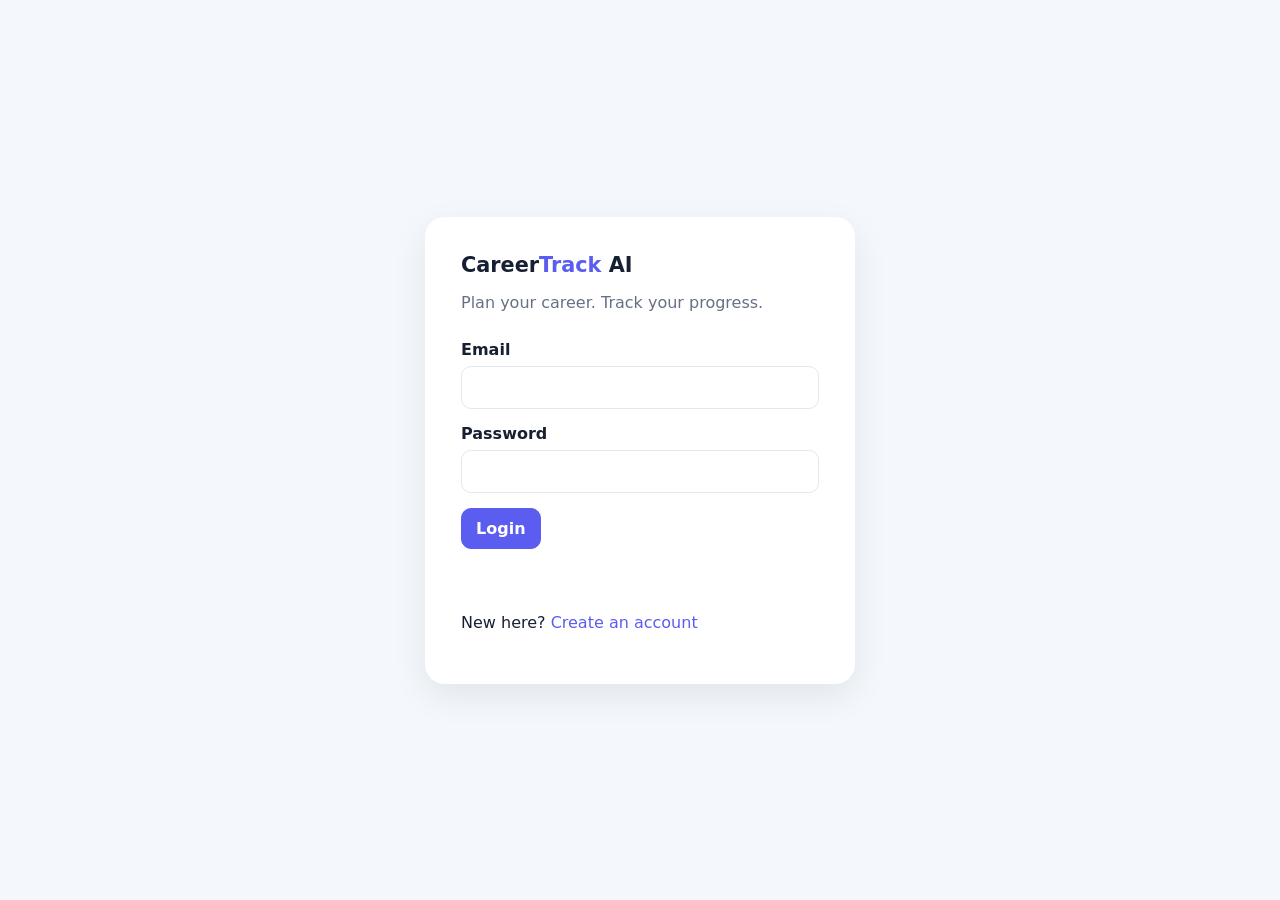
<file: templates/login.html>
<!doctype html><html><head><meta charset="utf-8"><meta name="viewport" content="width=device-width,initial-scale=1"><title>CareerTrack AI — Login</title><link rel="stylesheet" href="/static/css/style.css"></head><body class="auth-page"><main class="auth-card"><div class="brand">Career<span>Track</span> AI</div><p class="muted">Plan your career. Track your progress.</p><form id="loginForm"><label>Email<input id="email" type="email" required autocomplete="email"></label><label>Password<input id="password" type="password" required autocomplete="current-password"></label><button class="btn primary" type="submit">Login</button><p id="message" class="message"></p></form><p>New here? <a href="/register">Create an account</a></p></main><script src="/static/js/auth.js"></script></body></html>
</file>
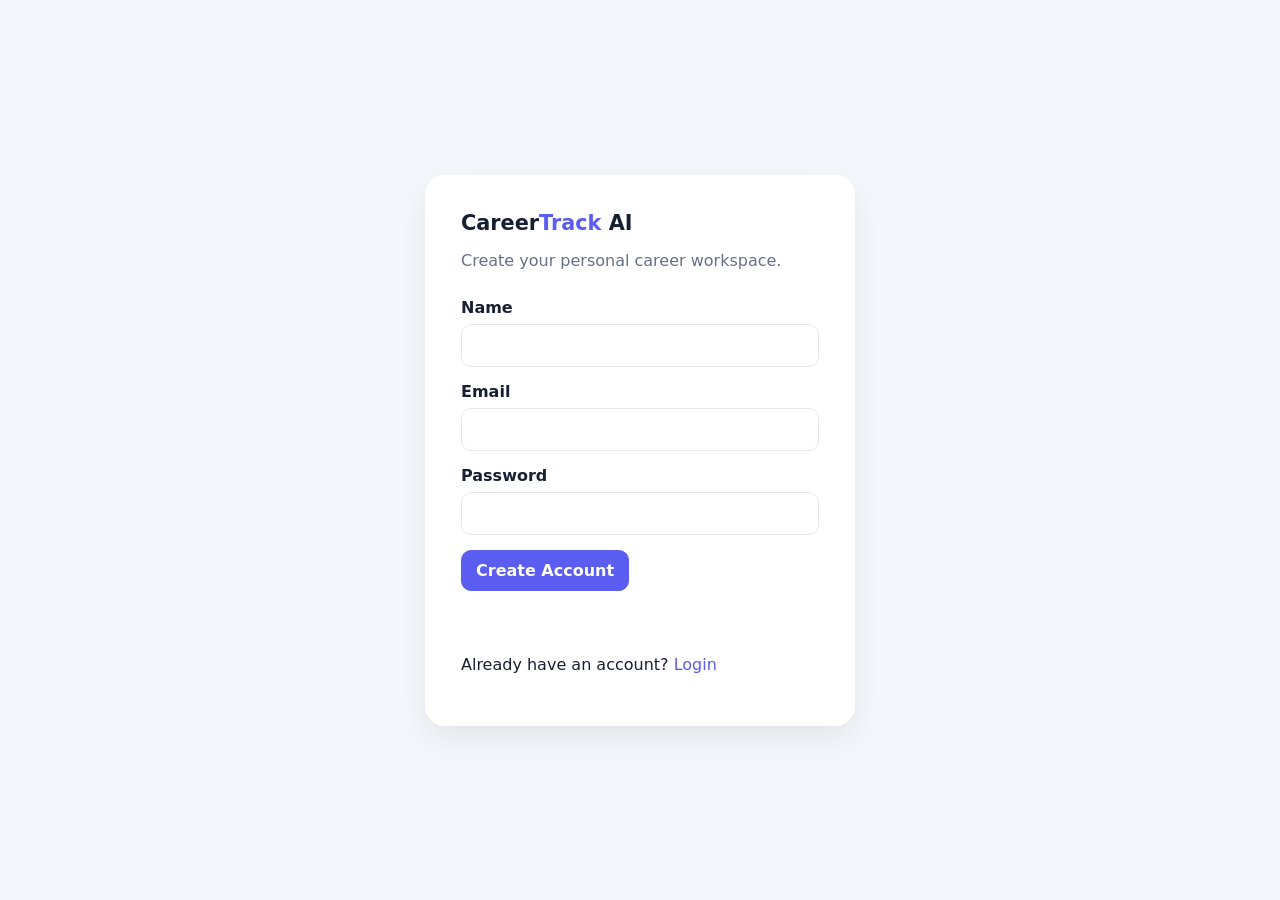
<file: templates/register.html>
<!doctype html><html><head><meta charset="utf-8"><meta name="viewport" content="width=device-width,initial-scale=1"><title>CareerTrack AI — Register</title><link rel="stylesheet" href="/static/css/style.css"></head><body class="auth-page"><main class="auth-card"><div class="brand">Career<span>Track</span> AI</div><p class="muted">Create your personal career workspace.</p><form id="registerForm"><label>Name<input id="name" required autocomplete="name"></label><label>Email<input id="email" type="email" required autocomplete="email"></label><label>Password<input id="password" type="password" minlength="8" required autocomplete="new-password"></label><button class="btn primary" type="submit">Create Account</button><p id="message" class="message"></p></form><p>Already have an account? <a href="/login">Login</a></p></main><script src="/static/js/auth.js"></script></body></html>
</file>
<file: static/css/style.css>
:root{--bg:#f4f7fb;--card:#fff;--text:#172033;--muted:#667085;--line:#e5e7eb;--primary:#5b5cf0;--danger:#dc3545;--shadow:0 12px 35px rgba(17,24,39,.08)}*{box-sizing:border-box}body{margin:0;background:var(--bg);color:var(--text);font-family:Inter,system-ui,-apple-system,Segoe UI,sans-serif}button,input,select,textarea{font:inherit}button{cursor:pointer}.brand{font-weight:800;font-size:1.3rem}.brand span{color:var(--primary)}a{color:var(--primary);text-decoration:none}.muted{color:var(--muted)}.auth-page{min-height:100vh;display:grid;place-items:center;padding:24px}.auth-card{width:min(430px,100%);background:var(--card);padding:36px;border-radius:20px;box-shadow:var(--shadow)}.auth-card .brand{margin-bottom:8px}.auth-card form{margin:28px 0}.auth-card label,.grid-form label,#taskForm label{display:flex;flex-direction:column;gap:7px;font-weight:650;margin-bottom:15px}.auth-card input,.grid-form input,.grid-form select,.grid-form textarea,#taskForm input,#taskForm select,#taskForm textarea,.toolbar input,.toolbar select{border:1px solid var(--line);border-radius:10px;padding:11px 12px;background:#fff;outline:none}.auth-card input:focus,.grid-form input:focus,.grid-form select:focus,#taskForm input:focus{border-color:var(--primary);box-shadow:0 0 0 3px rgba(91,92,240,.12)}.btn{border:1px solid var(--line);background:#fff;padding:10px 14px;border-radius:10px;font-weight:700}.btn.primary{background:var(--primary);color:#fff;border-color:var(--primary)}.btn.danger{background:#fff;color:var(--danger);border-color:#f0b8bf}.btn.ghost{background:transparent}.btn.small{padding:7px 10px}.topbar{height:70px;background:#fff;border-bottom:1px solid var(--line);display:flex;align-items:center;justify-content:space-between;padding:0 24px;position:sticky;top:0;z-index:5}.top-actions{display:flex;align-items:center;gap:10px}.layout{display:grid;grid-template-columns:230px 1fr;min-height:calc(100vh - 70px)}.sidebar{background:#fff;border-right:1px solid var(--line);padding:22px 14px}.nav{display:block;width:100%;text-align:left;background:transparent;border:0;padding:12px 14px;border-radius:10px;margin-bottom:5px;color:var(--muted);font-weight:700}.nav.active,.nav:hover{background:#eef0ff;color:var(--primary)}.content{padding:30px;max-width:1300px;width:100%;margin:auto}.hero{display:flex;align-items:center;justify-content:space-between;margin-bottom:25px}.hero h1{font-size:2rem;margin:4px 0}.eyebrow{font-size:.75rem;letter-spacing:.12em;font-weight:800;color:var(--primary)}.stats{display:grid;grid-template-columns:repeat(4,1fr);gap:15px;margin-bottom:20px}.stats article,.panel,.roadmap article{background:#fff;border:1px solid var(--line);border-radius:16px;padding:20px;box-shadow:0 6px 20px rgba(17,24,39,.04)}.stats span{display:block;color:var(--muted);font-size:.9rem}.stats strong{display:block;font-size:1.8rem;margin-top:8px}.panel-head{display:flex;justify-content:space-between;align-items:center;gap:15px}.panel h2{margin-top:0}.task-list{display:grid;gap:10px}.task{display:grid;grid-template-columns:auto 1fr auto;gap:14px;align-items:center;padding:14px;border:1px solid var(--line);border-radius:12px}.task.done{opacity:.6}.task.done .task-title{text-decoration:line-through}.check{width:22px;height:22px}.task-title{font-weight:800}.task-meta{font-size:.82rem;color:var(--muted);margin-top:4px}.task-actions{display:flex;gap:6px}.task-actions button{padding:7px 9px;border:1px solid var(--line);border-radius:8px;background:#fff}.toolbar{display:flex;gap:10px;margin:18px 0}.toolbar input{flex:1}.hidden{display:none!important}.roadmap{display:grid;gap:15px}.roadmap h3{margin-top:0}.grid-form{display:grid;grid-template-columns:repeat(2,1fr);gap:0 18px}.form-actions{display:flex;gap:10px;align-items:center}.plan-result{margin-top:25px}.plan-day{border:1px solid var(--line);border-radius:12px;padding:14px;margin:10px 0}.plan-task{padding:10px;background:#f8f9ff;border-radius:9px;margin-top:8px}.plan-actions{display:flex;gap:10px;margin-top:15px}.message{min-height:20px}.toast{position:fixed;right:22px;bottom:22px;background:#111827;color:#fff;padding:12px 16px;border-radius:10px;opacity:0;transform:translateY(10px);transition:.2s;pointer-events:none}.toast.show{opacity:1;transform:none}dialog{border:0;border-radius:18px;padding:0;width:min(520px,calc(100% - 30px));box-shadow:0 30px 80px rgba(0,0,0,.25)}dialog::backdrop{background:rgba(17,24,39,.45)}#taskForm{padding:25px}#taskForm h2{margin-top:0}#taskForm textarea{min-height:90px;resize:vertical}@media(max-width:850px){.layout{grid-template-columns:1fr}.sidebar{display:flex;overflow:auto;border-right:0;border-bottom:1px solid var(--line)}.nav{min-width:130px}.content{padding:18px}.stats{grid-template-columns:repeat(2,1fr)}.grid-form{grid-template-columns:1fr}.topbar{padding:0 14px}.top-actions #clock{display:none}}@media(max-width:520px){.stats{grid-template-columns:1fr}.hero{align-items:flex-start;gap:15px;flex-direction:column}.task{grid-template-columns:auto 1fr}.task-actions{grid-column:2}.toolbar{flex-direction:column}.top-actions .ghost{display:none}}
</file>
